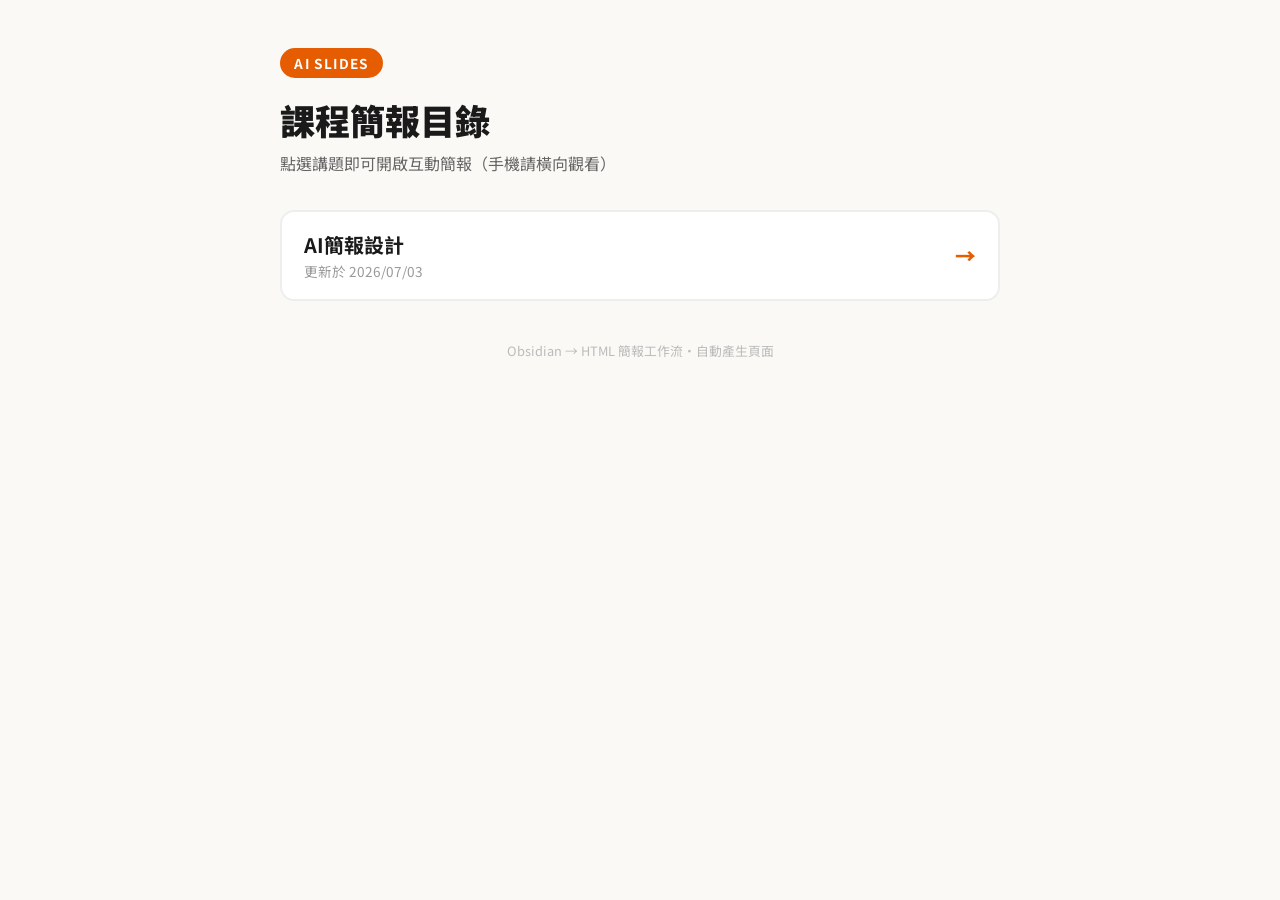
<file: index.html>
<!DOCTYPE html>
<html lang="zh-Hant">
<head>
  <meta charset="UTF-8">
  <meta name="viewport" content="width=device-width, initial-scale=1.0">
  <title>課程簡報目錄</title>
  <link rel="preconnect" href="https://fonts.googleapis.com">
  <link rel="preconnect" href="https://fonts.gstatic.com" crossorigin>
  <link href="https://fonts.googleapis.com/css2?family=Noto+Sans+TC:wght@400;500;700;900&display=swap" rel="stylesheet">
  <style>
    * { margin: 0; padding: 0; box-sizing: border-box; }
    body { font-family: 'Noto Sans TC', sans-serif; background: #FAF9F6; color: #1A1A1A;
           min-height: 100vh; padding: 3rem 1.2rem; }
    .wrap { max-width: 720px; margin: 0 auto; }
    .tag { display: inline-block; background: #E65C00; color: #fff; font-weight: 700;
           font-size: 0.85rem; padding: 0.3rem 0.9rem; border-radius: 999px; letter-spacing: 0.1em; }
    h1 { font-size: 2.2rem; font-weight: 900; margin: 1rem 0 0.4rem; }
    .sub { color: #666; margin-bottom: 2.2rem; }
    a.card { display: flex; align-items: center; justify-content: space-between; gap: 1rem;
             background: #fff; border: 2px solid #eee; border-radius: 14px;
             padding: 1.1rem 1.4rem; margin-bottom: 0.9rem; text-decoration: none; color: inherit;
             transition: border-color .15s, transform .15s; }
    a.card:hover { border-color: #E65C00; transform: translateY(-2px); }
    .name { font-size: 1.25rem; font-weight: 700; }
    .meta { color: #999; font-size: 0.85rem; margin-top: 0.15rem; }
    .arrow { color: #E65C00; font-weight: 900; font-size: 1.3rem; flex-shrink: 0; }
    .footer { text-align: center; color: #bbb; font-size: 0.8rem; margin-top: 2.5rem; }
  </style>
</head>
<body>
  <div class="wrap">
    <span class="tag">AI SLIDES</span>
    <h1>課程簡報目錄</h1>
    <p class="sub">點選講題即可開啟互動簡報（手機請橫向觀看）</p>
    <a class="card" href="AI%E7%B0%A1%E5%A0%B1%E8%A8%AD%E8%A8%88/">
      <div><div class="name">AI簡報設計</div><div class="meta">更新於 2026/07/03</div></div>
      <span class="arrow">→</span>
    </a>
    <p class="footer">Obsidian → HTML 簡報工作流・自動產生頁面</p>
  </div>
</body>
</html>
</file>
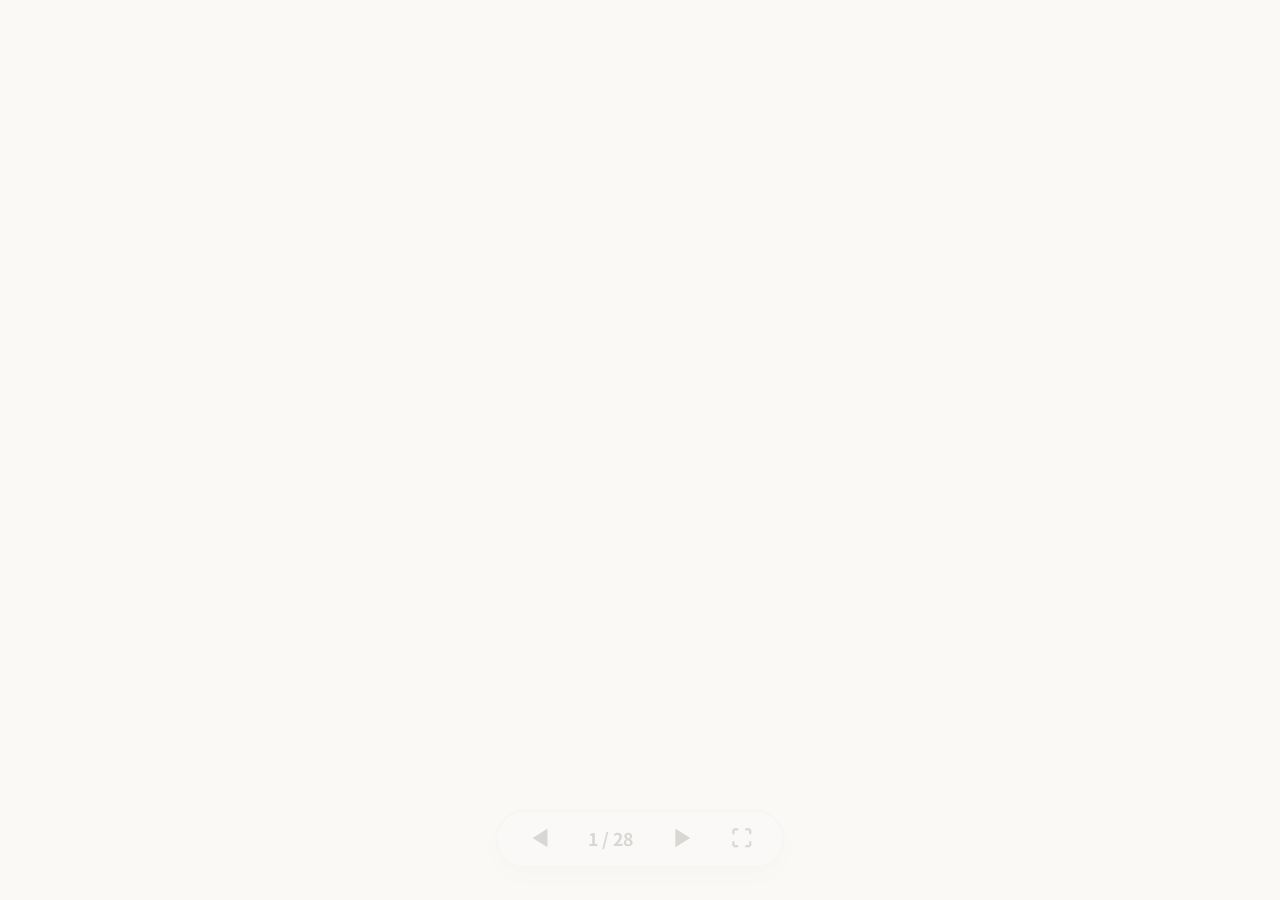
<file: index.template.html>
<!DOCTYPE html>
<html lang="zh-TW">
<head>
  <meta charset="UTF-8">
  <meta name="viewport" content="width=device-width, initial-scale=1.0">
  <title>AI簡報設計：表達是靈魂，工具是手腳</title>
  <!-- 導入 Noto Sans TC 字體提升視覺質感 -->
  <link rel="preconnect" href="https://fonts.googleapis.com">
  <link rel="preconnect" href="https://fonts.gstatic.com" crossorigin>
  <link href="https://fonts.googleapis.com/css2?family=Noto+Sans+TC:wght@400;500;700;900&display=swap" rel="stylesheet">
  <link rel="stylesheet" href="style.css">
</head>
<body>

  <!-- ==================== 講師與學生共用簡報介面 ==================== -->
  <div id="presenter-view" class="view-active">
    
    <!-- 幻燈片主容器 -->
    <div class="slides-container" id="slides-container">
      
      <!-- SLIDES_PLACEHOLDER -->

    </div>

    <!-- 簡報導航按鈕 -->
    <div class="navigation-controls">
      <button id="prev-slide-btn" class="nav-btn">◀</button>
      <span id="slide-number-display">1 / 10</span>
      <button id="next-slide-btn" class="nav-btn">▶</button>
      <button id="fullscreen-btn" class="nav-btn" title="全螢幕模式">⛶</button>
    </div>
  </div>

  <!-- 手機直向時提示轉橫向(只在窄螢幕直向顯示) -->
  <div id="rotate-hint">
    <div class="rotate-hint-inner">
      <div class="rotate-icon">📱</div>
      <p>請將手機<strong>橫向</strong>觀看<br>以獲得最佳閱讀體驗</p>
    </div>
  </div>

  <!-- 引入主邏輯 JS -->
  <script src="app.js"></script>
</body>
</html>
</file>
<file: style.css>
/* ==========================================
   AI簡報設計 - 視覺與排版系統 (style.css)
   ========================================== */

/* 全域變數定義 */
:root {
  --bg-color-main: #FAF9F6;       /* 暖淺白背景 */
  --bg-color-card: #FFFFFF;       /* 卡片白色背景 */
  --text-color-primary: #1A1A1A;  /* 粗黑/深炭色主文字 */
  --text-color-secondary: #555555;/* 灰色輔助字 */
  
  /* 色彩標識 */
  --highlight-blue: rgba(135, 206, 250, 0.45); /* 淺藍螢光筆色 */
  --emphasis-orange: #E65C00;     /* 強調深橘色 */
  --border-color: #E2E8F0;
  
  /* 卡片投影與圓角 */
  --shadow-sm: 0 2px 4px rgba(0,0,0,0.05);
  --shadow-md: 0 10px 15px -3px rgba(0, 0, 0, 0.05), 0 4px 6px -2px rgba(0, 0, 0, 0.02);
  --shadow-lg: 0 20px 25px -5px rgba(0,0,0,0.08);
  --radius-sm: 8px;
  --radius-md: 16px;
  --radius-lg: 24px;
}

/* 基礎重置與字體 */
* {
  box-sizing: border-box;
  margin: 0;
  padding: 0;
}

body {
  font-family: 'Noto Sans TC', -apple-system, BlinkMacSystemFont, "Segoe UI", Roboto, sans-serif;
  background-color: var(--bg-color-main);
  color: var(--text-color-primary);
  overflow: hidden;
  height: 100vh;
  width: 100vw;
  -webkit-font-smoothing: antialiased;
}

/* ==================== 視覺核心元件 ==================== */

/* 粗黑大字 */
.font-giant {
  font-size: 4rem;
  font-weight: 900;
  line-height: 1.2;
}

.font-huge {
  font-size: 2.8rem;
  font-weight: 900;
  line-height: 1.3;
}

.font-large {
  font-size: 1.8rem;
  font-weight: 700;
  line-height: 1.4;
}

.font-medium {
  font-size: 1.4rem;
  font-weight: 500;
  line-height: 1.5;
}

.font-small {
  font-size: 1.1rem;
  font-weight: 400;
  line-height: 1.6;
}

.font-bold {
  font-weight: 700;
}

/* 淺藍色螢光筆畫線 */
.hl-blue {
  background: linear-gradient(180deg, transparent 45%, var(--highlight-blue) 45%);
  padding: 0 6px;
  font-weight: 900;
  display: inline;
}

/* 強調重點 (深橘色) */
.emphasis {
  color: var(--emphasis-orange);
  font-weight: 900;
}

.gray-text {
  color: var(--text-color-secondary);
}

.margin-top-md {
  margin-top: 2rem;
}

.margin-top-sm {
  margin-top: 1rem;
}

.margin-bottom-sm {
  margin-bottom: 1rem;
}

.text-center {
  text-align: center;
}

/* 按鈕樣式 */
.btn {
  display: inline-flex;
  align-items: center;
  justify-content: center;
  padding: 0.8rem 1.8rem;
  font-size: 1.1rem;
  font-weight: 700;
  border-radius: var(--radius-sm);
  border: none;
  cursor: pointer;
  transition: all 0.2s cubic-bezier(0.4, 0, 0.2, 1);
  box-shadow: var(--shadow-sm);
}

.btn-primary {
  background-color: var(--text-color-primary);
  color: #FFFFFF;
}

.btn-primary:hover {
  background-color: var(--emphasis-orange);
  transform: translateY(-2px);
  box-shadow: var(--shadow-md);
}

.btn-secondary {
  background-color: transparent;
  color: var(--text-color-primary);
  border: 2px solid var(--text-color-primary);
}

.btn-secondary:hover {
  background-color: rgba(0, 0, 0, 0.05);
}

.btn-disabled {
  background-color: #E2E8F0;
  color: #A0AEC0;
  cursor: not-allowed;
  box-shadow: none !important;
  transform: none !important;
}

/* ==================== 視窗分流 (Presenter / Student) ==================== */
.view-active {
  display: block !important;
}

.view-inactive {
  display: none !important;
}

/* ==================== 1. 講師投影模式樣式 ==================== */
#presenter-view {
  display: none;
  width: 100vw;
  height: 100vh;
  position: relative;
}

/* 幻燈片主容器 — 固定 1280×720 設計尺寸，由 JS resizeSlides() 縮放以適配任何螢幕 */
.slides-container {
  width: 1280px;
  height: 720px;
  position: absolute;
  top: 0;
  left: 0;
  transform-origin: top left;
}

/* 單張幻燈片結構 */
.slide {
  position: absolute;
  top: 0;
  left: 0;
  width: 100%;
  height: 100%;
  display: flex;
  justify-content: center;
  align-items: center;
  opacity: 0;
  visibility: hidden;
  transition: opacity 0.5s ease, visibility 0.5s ease;
  padding: 4rem 6rem 8rem 6rem;
  background-color: var(--bg-color-main);
}

.active-slide {
  opacity: 1;
  visibility: visible;
  z-index: 10;
}

/* 幻燈片內容版面配置 */
.slide-content {
  width: 100%;
  max-width: 1200px;
  height: 100%;
  display: flex;
  flex-direction: column;
  justify-content: center;
  position: relative;
}

.center-content {
  align-items: center;
  text-align: center;
}

/* 分類與裝飾性標籤 */
.tag {
  background-color: rgba(230, 92, 0, 0.1);
  color: var(--emphasis-orange);
  padding: 0.5rem 1.2rem;
  border-radius: 50px;
  font-size: 1.1rem;
  font-weight: 700;
  margin-bottom: 2rem;
  display: inline-block;
}

.tag-category {
  position: absolute;
  top: -3rem;
  left: 0;
  background-color: var(--emphasis-orange);
  color: #FFFFFF;
  padding: 0.4rem 1rem;
  font-size: 0.95rem;
  font-weight: 700;
  letter-spacing: 0.05em;
  border-radius: 4px;
  text-transform: uppercase;
  z-index: 50;
}

.slide-title {
  margin-bottom: 1.5rem;
}

.slide-subtitle {
  margin-bottom: 3rem;
  color: var(--text-color-secondary);
}

.slide-footer {
  position: absolute;
  bottom: 0;
  width: 100%;
  display: flex;
  justify-content: space-between;
  border-top: 2px solid var(--border-color);
  padding-top: 1.5rem;
  font-size: 1.1rem;
  color: var(--text-color-secondary);
  font-weight: 500;
}

.slide-heading {
  font-size: 3rem;
  font-weight: 900;
  margin-bottom: 2rem;
  line-height: 1.2;
}

.slide-desc {
  margin-bottom: 2rem;
  max-width: 800px;
}

/* ==================== 文字雲投影片版面 ==================== */
.split-layout {
  flex-direction: row;
  align-items: center;
  gap: 3rem;
}

.left-col {
  flex: 1.2;
  display: flex;
  flex-direction: column;
}

.right-col {
  flex: 1.8;
  height: 80%;
  background-color: var(--bg-color-card);
  border-radius: var(--radius-md);
  box-shadow: var(--shadow-md);
  border: 2px solid var(--border-color);
  position: relative;
  overflow: hidden;
}

.wc-container {
  display: flex;
  align-items: center;
  justify-content: center;
}

#word-cloud-canvas {
  width: 100%;
  height: 100%;
  background-color: transparent;
}

.wc-placeholder {
  position: absolute;
  font-size: 1.5rem;
  font-weight: 700;
  color: #A0AEC0;
  pointer-events: none;
  animation: pulse 2s infinite;
}

@keyframes pulse {
  0% { opacity: 0.4; }
  50% { opacity: 0.8; }
  100% { opacity: 0.4; }
}

/* QR碼區域 */
.qr-box {
  display: flex;
  align-items: center;
  gap: 1.5rem;
  background-color: var(--bg-color-card);
  padding: 1.5rem;
  border-radius: var(--radius-md);
  box-shadow: var(--shadow-sm);
  border: 2px solid var(--border-color);
  margin-bottom: 1.5rem;
}

.qr-box img {
  width: 140px;
  height: 140px;
  border-radius: 8px;
}

.qr-info code {
  display: inline-block;
  background-color: #EDF2F7;
  padding: 0.4rem 0.8rem;
  border-radius: var(--radius-sm);
  font-family: monospace;
  font-size: 0.95rem;
  margin: 0.5rem 0;
  word-break: break-all;
  color: var(--text-color-primary);
}

.room-tag {
  font-size: 1.1rem;
  font-weight: 700;
}

.interactive-status {
  display: flex;
  align-items: center;
  justify-content: space-between;
  padding: 0 0.5rem;
}

.interactive-status p {
  font-size: 1.2rem;
  font-weight: 700;
}

/* ==================== Slide 3: 概念卡片樣式 ==================== */
.concept-cards {
  display: flex;
  align-items: center;
  justify-content: space-between;
  gap: 2rem;
  margin-top: 1.5rem;
}

.card {
  flex: 1;
  background-color: var(--bg-color-card);
  padding: 2.5rem;
  border-radius: var(--radius-md);
  box-shadow: var(--shadow-md);
  border: 2px solid var(--border-color);
  transition: transform 0.3s ease;
}

.card:hover {
  transform: translateY(-5px);
  box-shadow: var(--shadow-lg);
}

.card-title {
  margin-bottom: 1rem;
}

.arrow-connector {
  font-size: 3rem;
  font-weight: 900;
  color: var(--emphasis-orange);
}

.highlight-box {
  background-color: rgba(135, 206, 250, 0.15);
  border-left: 6px solid #87CEFA;
  padding: 1.5rem;
  border-radius: 0 var(--radius-sm) var(--radius-sm) 0;
}

/* ==================== Slide 4: 列表與口號範例 ==================== */
.bullet-list {
  list-style: none;
  margin: 1.5rem 0;
}

.bullet-list li {
  position: relative;
  padding-left: 2rem;
  margin-bottom: 1.2rem;
}

.bullet-list li .emphasis {
  font-size: 1.15em;
}

.bullet-list li::before {
  content: "✦";
  position: absolute;
  left: 0;
  color: var(--emphasis-orange);
  font-weight: 900;
}

.slogan-examples {
  background-color: var(--bg-color-card);
  padding: 1.5rem;
  border-radius: var(--radius-md);
  border: 2px solid var(--border-color);
}

.example-grid {
  display: grid;
  grid-template-columns: repeat(3, 1fr);
  gap: 1.5rem;
  margin-top: 0.8rem;
}

.example-item {
  background-color: var(--bg-color-main);
  padding: 1.2rem;
  border-radius: var(--radius-sm);
  text-align: center;
  font-weight: 700;
  font-size: 1.15rem;
  border: 2px dashed #CBD5E0;
}

/* ==================== 三欄格局樣式 ==================== */
.grid-three-cols {
  display: grid;
  grid-template-columns: repeat(3, 1fr);
  gap: 2rem;
}

.grid-card {
  background-color: var(--bg-color-card);
  padding: 2rem;
  border-radius: var(--radius-md);
  box-shadow: var(--shadow-md);
  border: 2px solid var(--border-color);
  position: relative;
  display: flex;
  flex-direction: column;
  gap: 0.8rem;
}

.grid-card h3 {
  font-size: 1.6rem;
  font-weight: 900;
  margin-top: 0.5rem;
}

.grid-card p {
  font-size: 1.4rem;
  font-weight: 500;
  line-height: 1.6;
}

.num-badge {
  position: absolute;
  top: -15px;
  left: 20px;
  background-color: var(--emphasis-orange);
  color: #FFFFFF;
  font-weight: 900;
  font-size: 1.1rem;
  width: 35px;
  height: 35px;
  border-radius: 50%;
  display: flex;
  align-items: center;
  justify-content: center;
}

.principle-card {
  background-color: var(--bg-color-card);
  padding: 2rem;
  border-radius: var(--radius-md);
  box-shadow: var(--shadow-md);
  border: 2px solid var(--border-color);
  text-align: center;
  display: flex;
  flex-direction: column;
  align-items: center;
  gap: 1rem;
}

.card-icon {
  font-size: 2.5rem;
}

.principle-card h3 {
  font-size: 1.3rem;
  font-weight: 900;
}

/* ==================== Slide 7: 糾錯找不同遊戲 ==================== */
.game-container {
  display: flex;
  gap: 2rem;
  height: calc(100% - 100px);
  margin-top: 1rem;
}

/* NG 投影片設計 */
.ng-slide-canvas {
  flex: 2;
  background: linear-gradient(135deg, #00FF00 0%, #32CD32 100%); /* 極刺眼綠色 */
  border: 8px solid #FF00FF; /* 刺眼桃紅邊框 */
  border-radius: var(--radius-sm);
  padding: 1.5rem;
  display: flex;
  flex-direction: column;
  justify-content: space-between;
  height: 100%;
  position: relative;
  box-shadow: var(--shadow-lg);
  font-family: "MS Serif", "New York", "Noto Serif TC", serif; /* 老舊字體 */
  transition: all 1s ease-in-out;
}

.ng-header {
  color: #FF0000; /* 紅色標題 */
  font-size: 2.2rem;
  font-weight: 900;
  text-align: center;
  padding: 0.5rem;
  text-shadow: 2px 2px 0px #FFFF00; /* 黃色陰影 */
}

.ng-layout-body {
  display: flex;
  gap: 1rem;
  flex: 1;
  margin: 1rem 0;
  overflow: hidden;
}

.ng-leftclickable {
  flex: 1.3;
  background-color: rgba(255, 255, 255, 0.7);
  padding: 1rem;
  border-radius: var(--radius-sm);
  overflow-y: auto;
  font-size: 0.95rem;
  color: #000000;
  line-height: 1.4;
}

.ng-leftclickable h3 {
  font-size: 1.2rem;
  color: #0000FF; /* 藍色標題 */
  margin-bottom: 0.5rem;
}

.ng-rightclickable {
  flex: 0.7;
  display: flex;
  align-items: center;
  justify-content: center;
}

.ng-image-placeholder {
  width: 100%;
  height: 80%;
  border: 4px dashed #000;
  transform: rotate(-3deg); /* 歪斜效果 */
  background-color: #FFFFE0;
  display: flex;
  align-items: center;
  justify-content: center;
  text-align: center;
  padding: 1rem;
  font-size: 0.9rem;
  font-weight: 700;
  color: #555500;
}

.ng-footer {
  background: linear-gradient(90deg, red, orange, yellow, green, blue, indigo, violet);
  -webkit-background-clip: text;
  background-clip: text;
  color: transparent;
  font-size: 1.1rem;
  font-weight: 900;
  text-align: center;
  padding: 0.3rem;
  border: 2px solid #FF00FF;
  animation: rainbow-blink 1s infinite alternate;
}

@keyframes rainbow-blink {
  0% { background-color: rgba(255, 255, 0, 0.3); }
  100% { background-color: rgba(0, 255, 255, 0.3); }
}

/* 遊戲糾錯反饋面板 */
.game-feedback-panel {
  flex: 1;
  background-color: var(--bg-color-card);
  padding: 2rem;
  border-radius: var(--radius-md);
  border: 2px solid var(--border-color);
  box-shadow: var(--shadow-md);
  display: flex;
  flex-direction: column;
  justify-content: space-between;
}

.feedback-title {
  font-size: 1.25rem;
  border-bottom: 2px solid var(--border-color);
  padding-bottom: 0.8rem;
  color: var(--text-color-primary);
}

.feedback-body {
  font-size: 1.1rem;
  margin: 1.5rem 0;
  flex-grow: 1;
  color: var(--text-color-secondary);
}

.found-counter {
  font-size: 1.2rem;
  font-weight: 700;
  margin-bottom: 1.5rem;
  padding: 0.5rem;
  background-color: var(--bg-color-main);
  border-radius: var(--radius-sm);
  text-align: center;
}

/* 可點擊出錯的元素特效 */
.clickable-element {
  cursor: pointer;
  position: relative;
  transition: all 0.2s ease;
}

.clickable-element:hover {
  outline: 3px dashed var(--emphasis-orange);
  outline-offset: 4px;
}

/* 錯誤已被找出後的標示 */
.element-rectified {
  outline: 3px solid #3182CE !important;
  outline-offset: 4px;
}

/* 一鍵淨化後的 Good 樣式 (極簡白底風格) */
.purified-slide-canvas {
  background: var(--bg-color-card) !important;
  border: 2px solid var(--border-color) !important;
  font-family: 'Noto Sans TC', sans-serif !important;
  padding: 2.5rem !important;
  color: var(--text-color-primary) !important;
  border-radius: var(--radius-md) !important;
}

.purified-slide-canvas .ng-header {
  color: var(--text-color-primary) !important;
  text-shadow: none !important;
  font-size: 2.6rem !important;
  text-align: left !important;
  font-weight: 900 !important;
  padding: 0 !important;
}

.purified-slide-canvas .ng-layout-body {
  margin: 1.5rem 0 !important;
  gap: 2rem !important;
}

.purified-slide-canvas .ng-leftclickable {
  background: transparent !important;
  padding: 0 !important;
  font-size: 1.2rem !important;
  color: var(--text-color-primary) !important;
}

.purified-slide-canvas .ng-leftclickable h3 {
  display: none !important; /* 標題整合進主體 */
}

.purified-slide-canvas .ng-leftclickable p {
  line-height: 1.6 !important;
}

.purified-slide-canvas .ng-rightclickable {
  display: flex !important;
  align-items: center !important;
}

.purified-slide-canvas .ng-image-placeholder {
  border: none !important;
  transform: none !important;
  background-color: var(--bg-color-main) !important;
  border-radius: var(--radius-sm) !important;
  font-size: 1.05rem !important;
  font-weight: 700 !important;
  color: var(--emphasis-orange) !important;
  box-shadow: var(--shadow-sm) !important;
}

.purified-slide-canvas .ng-footer {
  background: none !important;
  color: var(--text-color-secondary) !important;
  border: none !important;
  font-size: 1rem !important;
  text-align: left !important;
  font-weight: 500 !important;
  padding: 1rem 0 0 0 !important;
  border-top: 2px solid var(--border-color) !important;
  animation: none !important;
}

/* ==================== Slide 8: 結論點樣式 ==================== */
.summary-points {
  display: flex;
  flex-direction: column;
  gap: 1.5rem;
  text-align: left;
  max-width: 700px;
}

.summary-point {
  display: flex;
  align-items: center;
  gap: 1.5rem;
  background-color: var(--bg-color-card);
  padding: 1.2rem 2rem;
  border-radius: var(--radius-md);
  box-shadow: var(--shadow-sm);
  border: 2px solid var(--border-color);
}

.summary-point .num {
  background-color: var(--text-color-primary);
  color: #FFFFFF;
  width: 40px;
  height: 40px;
  border-radius: 50%;
  display: flex;
  align-items: center;
  justify-content: center;
  font-weight: 900;
  font-size: 1.2rem;
  flex-shrink: 0; /* 確保數字圓圈不會被壓縮變形 */
}

.summary-text {
  flex: 1;
  text-align: left;
  line-height: 1.6;
}

/* 確保重點標籤詞彙在排版時不會中途斷字，維持完整閱讀性 */
.summary-text span {
  display: inline-block;
  white-space: nowrap;
}

.final-quote {
  font-size: 1.5rem;
  font-weight: 700;
  color: var(--emphasis-orange);
  background-color: rgba(230, 92, 0, 0.05);
  padding: 1rem 2rem;
  border-radius: 50px;
  border: 2px dashed var(--emphasis-orange);
}

.slogan-box {
  background-color: var(--bg-color-card);
  padding: 2rem 4rem;
  border-radius: var(--radius-md);
  box-shadow: var(--shadow-md);
  border: 3px solid var(--text-color-primary);
  font-size: 2.2rem;
  transform: rotate(-1deg);
}

/* ==================== 底部導航控制條 ==================== */
.navigation-controls {
  position: absolute;
  bottom: 2rem;
  left: 50%;
  transform: translateX(-50%);
  display: flex;
  align-items: center;
  gap: 1.5rem;
  background-color: var(--bg-color-card);
  padding: 0.6rem 1.5rem;
  border-radius: 50px;
  box-shadow: var(--shadow-md);
  border: 2px solid var(--border-color);
  z-index: 100;
  opacity: 0.15;
  transition: opacity 0.3s ease;
}

.navigation-controls:hover {
  opacity: 1;
}

.nav-btn {
  background: transparent;
  border: none;
  font-size: 1.3rem;
  font-weight: bold;
  cursor: pointer;
  color: var(--text-color-primary);
  width: 35px;
  height: 35px;
  border-radius: 50%;
  display: flex;
  align-items: center;
  justify-content: center;
  transition: background-color 0.2s;
}

.nav-btn:hover {
  background-color: var(--bg-color-main);
  color: var(--emphasis-orange);
}

#slide-number-display {
  font-size: 1.1rem;
  font-weight: 700;
  min-width: 60px;
  text-align: center;
}


/* ==================== 2. 學生手機回答模式樣式 ==================== */
#student-view {
  display: none;
  background-color: var(--bg-color-main);
  min-height: 100vh;
  width: 100vw;
  overflow-y: auto;
}

.student-container {
  max-width: 480px;
  margin: 0 auto;
  background-color: var(--bg-color-card);
  min-height: 100vh;
  box-shadow: var(--shadow-lg);
  display: flex;
  flex-direction: column;
  position: relative;
}

.student-header {
  background-color: var(--text-color-primary);
  color: #FFFFFF;
  padding: 1.8rem;
  text-align: center;
}

.student-logo {
  font-size: 1.8rem;
  font-weight: 900;
  letter-spacing: 1px;
}

.student-subtitle {
  font-size: 1rem;
  opacity: 0.7;
  margin-top: 0.3rem;
}

.student-main {
  flex-grow: 1;
  padding: 1.5rem;
  display: flex;
  flex-direction: column;
  gap: 1.5rem;
}

.status-bar {
  display: flex;
  align-items: center;
  gap: 0.5rem;
  font-size: 0.95rem;
  color: var(--text-color-secondary);
  background-color: var(--bg-color-main);
  padding: 0.5rem 1rem;
  border-radius: 50px;
  align-self: flex-start;
}

.status-dot {
  width: 8px;
  height: 8px;
  border-radius: 50%;
  display: inline-block;
}

.dot-green {
  background-color: #48BB78;
  box-shadow: 0 0 8px #48BB78;
}

.interactive-form-box {
  background-color: var(--bg-color-main);
  padding: 1.8rem;
  border-radius: var(--radius-md);
  border: 2px solid var(--border-color);
}

.question-title {
  font-size: 1.4rem;
  font-weight: 900;
  margin-bottom: 0.5rem;
}

.question-desc {
  color: var(--text-color-secondary);
  margin-bottom: 1.5rem;
}

.input-group {
  display: flex;
  flex-direction: column;
  gap: 1rem;
}

.input-group input {
  padding: 1rem;
  font-size: 1.2rem;
  border: 2px solid var(--border-color);
  border-radius: var(--radius-sm);
  outline: none;
  font-family: inherit;
  font-weight: 700;
  text-align: center;
  transition: border-color 0.2s;
}

.input-group input:focus {
  border-color: var(--emphasis-orange);
}

.input-group button {
  width: 100%;
  padding: 1rem;
  font-size: 1.2rem;
}

.error-msg {
  color: #E53E3E;
  font-size: 0.95rem;
  font-weight: bold;
  text-align: center;
  margin-top: 0.5rem;
}

/* 成功畫面樣式 */
.success-box {
  background-color: #F0FFF4;
  border: 2px solid #C6F6D5;
  border-radius: var(--radius-md);
  padding: 2rem;
  text-align: center;
  display: flex;
  flex-direction: column;
  align-items: center;
  gap: 0.8rem;
  animation: slideIn 0.3s ease;
}

.success-hidden {
  display: none !important;
}

.success-icon {
  background-color: #38A169;
  color: #FFFFFF;
  width: 50px;
  height: 50px;
  border-radius: 50%;
  display: flex;
  align-items: center;
  justify-content: center;
  font-size: 2rem;
  font-weight: bold;
}

@keyframes slideIn {
  from { opacity: 0; transform: translateY(10px); }
  to { opacity: 1; transform: translateY(0); }
}

.info-card {
  background-color: rgba(230, 92, 0, 0.03);
  border: 1px solid rgba(230, 92, 0, 0.15);
  border-radius: var(--radius-sm);
  padding: 1.2rem;
}

.info-card h4 {
  color: var(--emphasis-orange);
  margin-bottom: 0.5rem;
  font-size: 1.1rem;
  font-weight: 700;
}

.student-footer {
  text-align: center;
  padding: 1.5rem;
  font-size: 0.9rem;
  color: var(--text-color-secondary);
  border-top: 2px solid var(--border-color);
}

/* ==================== 3. 列印與 PDF 匯出專用樣式 (@media print) ==================== */
@page {
  size: landscape; /* 強制所有印表機套用橫向列印 */
  margin: 0;       /* 移除瀏覽器預設頁首頁尾白邊 */
}

@media print {
  @page {
    size: landscape;
    margin: 0;
  }

  html, body {
    background-color: #FFFFFF !important;
    color: #000000 !important;
    overflow: visible !important;
    height: 100% !important;
    width: 100% !important;
    margin: 0 !important;
    padding: 0 !important;
    font-size: 14pt !important;
    -webkit-print-color-adjust: exact !important; /* 強制列印背景顏色與漸層 */
    print-color-adjust: exact !important;
  }

  /* 移除絕對定位以支援順暢的分頁 */
  #presenter-view, 
  .slides-container {
    display: block !important;
    position: static !important;
    height: auto !important;
    width: 100% !important;
    overflow: visible !important;
    margin: 0 !important;
    padding: 0 !important;
  }

  /* 將每一張投影片設為區塊元素，並在結尾強制分頁，高度鎖定為視窗高 */
  .slide {
    position: relative !important;
    display: block !important; /* 必須為 block，Chrome 才能正確識別 page-break */
    float: none !important;
    opacity: 1 !important;
    visibility: visible !important;
    page-break-after: always !important;
    break-after: page !important;
    page-break-inside: avoid !important;
    break-inside: avoid !important;
    width: 100% !important;
    height: 100vh !important;
    margin: 0 !important;
    padding: 4rem 6rem !important;
    box-sizing: border-box !important;
    background-color: #FFFFFF !important;
    overflow: hidden !important;
  }

  /* 內部的彈性盒子用來進行垂直居中對齊 */
  .slide-content {
    display: flex !important;
    flex-direction: column !important;
    justify-content: center !important;
    height: 100% !important;
    max-height: 100% !important;
  }

  /* 文字雲列印最佳化：文字雲區域與QR Code調整 */
  .split-layout {
    display: flex !important;
    flex-direction: row !important;
    gap: 2rem !important;
    align-items: center !important;
    height: 100% !important;
  }

  .left-col {
    flex: 1 !important;
  }

  .right-col {
    flex: 1.5 !important;
    height: 80% !important;
    border: 2px solid #CBD5E0 !important;
    box-shadow: none !important;
    background-color: #FFFFFF !important;
  }

  /* 隱藏互動性及無關列印的介面元素 */
  .navigation-controls,
  #clear-words-btn,
  .interactive-status button,
  #purify-btn,
  .interactive-form-box {
    display: none !important;
  }

  /* 糾錯找不同在列印時隱藏反饋面板與多餘控制 */
  .game-feedback-panel {
    border: 1px solid #CBD5E0 !important;
    box-shadow: none !important;
    padding: 1.5rem !important;
  }

  /* 手機回答模式在列印簡報時隱藏 */
  #student-view {
    display: none !important;
  }

  /* 讓黑底投影片在 PDF 列印中維持黑底白字 */
  .slide.dark-slide {
    background-color: #000000 !important;
    color: #FFFFFF !important;
  }
}

/* ==================== 4. 黑色極簡高對比投影片樣式 (Slide 3) ==================== */
.slide.dark-slide {
  background-color: #000000 !important;
  color: #FFFFFF !important;
}

.dark-slide-layout {
  display: flex;
  justify-content: center;
  align-items: center;
  gap: 8rem; /* 兩欄間距 */
  height: 100%;
}

.dark-slide-col {
  display: flex;
  flex-direction: column;
  align-items: center;
}

.dark-slide-char {
  font-size: 14rem; /* 巨無霸中文字體 */
  font-weight: 900;
  color: #FFFFFF;
  line-height: 1;
  margin-bottom: 2.5rem;
}

.dark-slide-word {
  font-size: 3.5rem; /* 大字英文 */
  font-weight: 900;
  letter-spacing: 0.15em;
  line-height: 1;
}

.text-gold {
  color: #ECC94B; /* 溫潤的金黃色 */
}

/* ==================== 課程封面 (Title Slide) 專用樣式 ==================== */
.title-slide {
  background-image: linear-gradient(rgba(250, 249, 246, 0.45), rgba(250, 249, 246, 0.45)), url('cover_bg.png');
  background-size: cover;
  background-position: center;
  background-repeat: no-repeat;
}

.title-slide .slide-title {
  font-size: 5.5rem !important; /* 標題的字再放大 */
  font-weight: 900;
  line-height: 1.1;
  text-shadow: 0 4px 12px rgba(0, 0, 0, 0.04);
}

.title-slide .tag {
  background-color: var(--emphasis-orange) !important;
  color: #FFFFFF !important;
  font-size: 1.2rem;
  padding: 0.6rem 1.5rem;
  border-radius: 50px;
  box-shadow: var(--shadow-sm);
  margin-bottom: 2.5rem;
}

.title-slide .slide-subtitle {
  font-size: 2.2rem; /* 副標題也微幅放大以保持視覺平衡 */
  font-weight: 700;
  color: var(--text-color-secondary);
}

/* ==================== Bullet List V2：標題+說明兩行格式 ==================== */
.bullet-desc-intro {
  font-size: 1.9rem;
  font-weight: 500;
  margin-bottom: 1.2rem;
  line-height: 1.5;
}

.bullet-list-v2 {
  list-style: none;
  margin: 0.5rem 0;
  display: flex;
  flex-direction: column;
  gap: 2rem;
}

.bullet-list-v2 li {
  position: relative;
  padding-left: 3rem;
}

.bullet-list-v2 li::before {
  content: "✦";
  position: absolute;
  left: 0;
  top: 0.15em;
  color: var(--emphasis-orange);
  font-weight: 900;
  font-size: 1.4rem;
}

.bullet-title {
  font-size: 2.2rem;
  font-weight: 900;
  color: var(--emphasis-orange);
  line-height: 1.3;
  margin-bottom: 0.4rem;
}

.bullet-desc {
  font-size: 1.9rem;
  font-weight: 500;
  line-height: 1.5;
  color: var(--text-color-primary);
}

/* ==================== 全頁圖片投影片 (Image Full Slide) ==================== */
.image-full-slide {
  padding: 0 !important;
  background-color: #000000;
  display: flex;
  align-items: center;
  justify-content: center;
}

.full-slide-image {
  width: 100%;
  height: 100%;
  object-fit: contain;
  display: block;
}

/* ==================== 主題轉場頁 (Theme Title Slide) 專用樣式 ==================== */
.theme-title-slide .slide-title {
  font-size: 3.8rem !important; /* 避免長標題折行過多 */
  font-weight: 900;
  line-height: 1.2;
  text-shadow: 0 4px 10px rgba(0, 0, 0, 0.03);
}

.theme-tag {
  background-color: var(--emphasis-orange);
  color: #FFFFFF;
  font-size: 1.1rem;
  padding: 0.5rem 1.2rem;
  border-radius: 4px;
  font-weight: 900;
  letter-spacing: 0.1em;
  margin-bottom: 2rem;
  display: inline-block;
  box-shadow: var(--shadow-sm);
}

.theme-points-list {
  display: inline-flex;
  flex-direction: column;
  gap: 1.5rem;
  align-items: flex-start;
  margin: 1.5rem auto 0 auto;
  text-align: left;
}

.theme-point-item {
  display: flex;
  align-items: center;
  gap: 1.4rem;
  font-size: 2.8rem;
  font-weight: 700;
  color: var(--text-color-primary);
}

.theme-point-num {
  background-color: var(--text-color-primary);
  color: #FFFFFF;
  width: 58px;
  height: 58px;
  border-radius: 50%;
  display: flex;
  align-items: center;
  justify-content: center;
  font-size: 1.7rem;
  font-weight: 900;
  flex-shrink: 0;
}

.theme-point-text {
  line-height: 1.4;
}

/* ==================== 4. 手機直向旋轉提示 ==================== */
/* 簡報為 16:9 固定畫布，手機直向會被縮得極小。
   在窄螢幕「直向」時蓋上提示，引導使用者轉成橫向觀看。 */
#rotate-hint {
  display: none;
}

@media (max-width: 820px) and (orientation: portrait) {
  /* 直向時隱藏縮到極小的簡報，改顯示提示 */
  #presenter-view {
    display: none;
  }
  #rotate-hint {
    display: flex;
    position: fixed;
    inset: 0;
    z-index: 9999;
    background-color: var(--bg-color-main);
    align-items: center;
    justify-content: center;
    text-align: center;
    padding: 2rem;
  }
  .rotate-hint-inner .rotate-icon {
    font-size: 4.5rem;
    display: inline-block;
    animation: rotate-phone 2.2s ease-in-out infinite;
  }
  .rotate-hint-inner p {
    margin-top: 1.8rem;
    font-size: 1.35rem;
    font-weight: 500;
    line-height: 1.7;
    color: var(--text-color-secondary);
  }
  .rotate-hint-inner p strong {
    color: var(--emphasis-orange);
    font-weight: 900;
  }
  @keyframes rotate-phone {
    0%, 40%   { transform: rotate(0deg); }
    60%, 100% { transform: rotate(-90deg); }
  }
}
</file>
